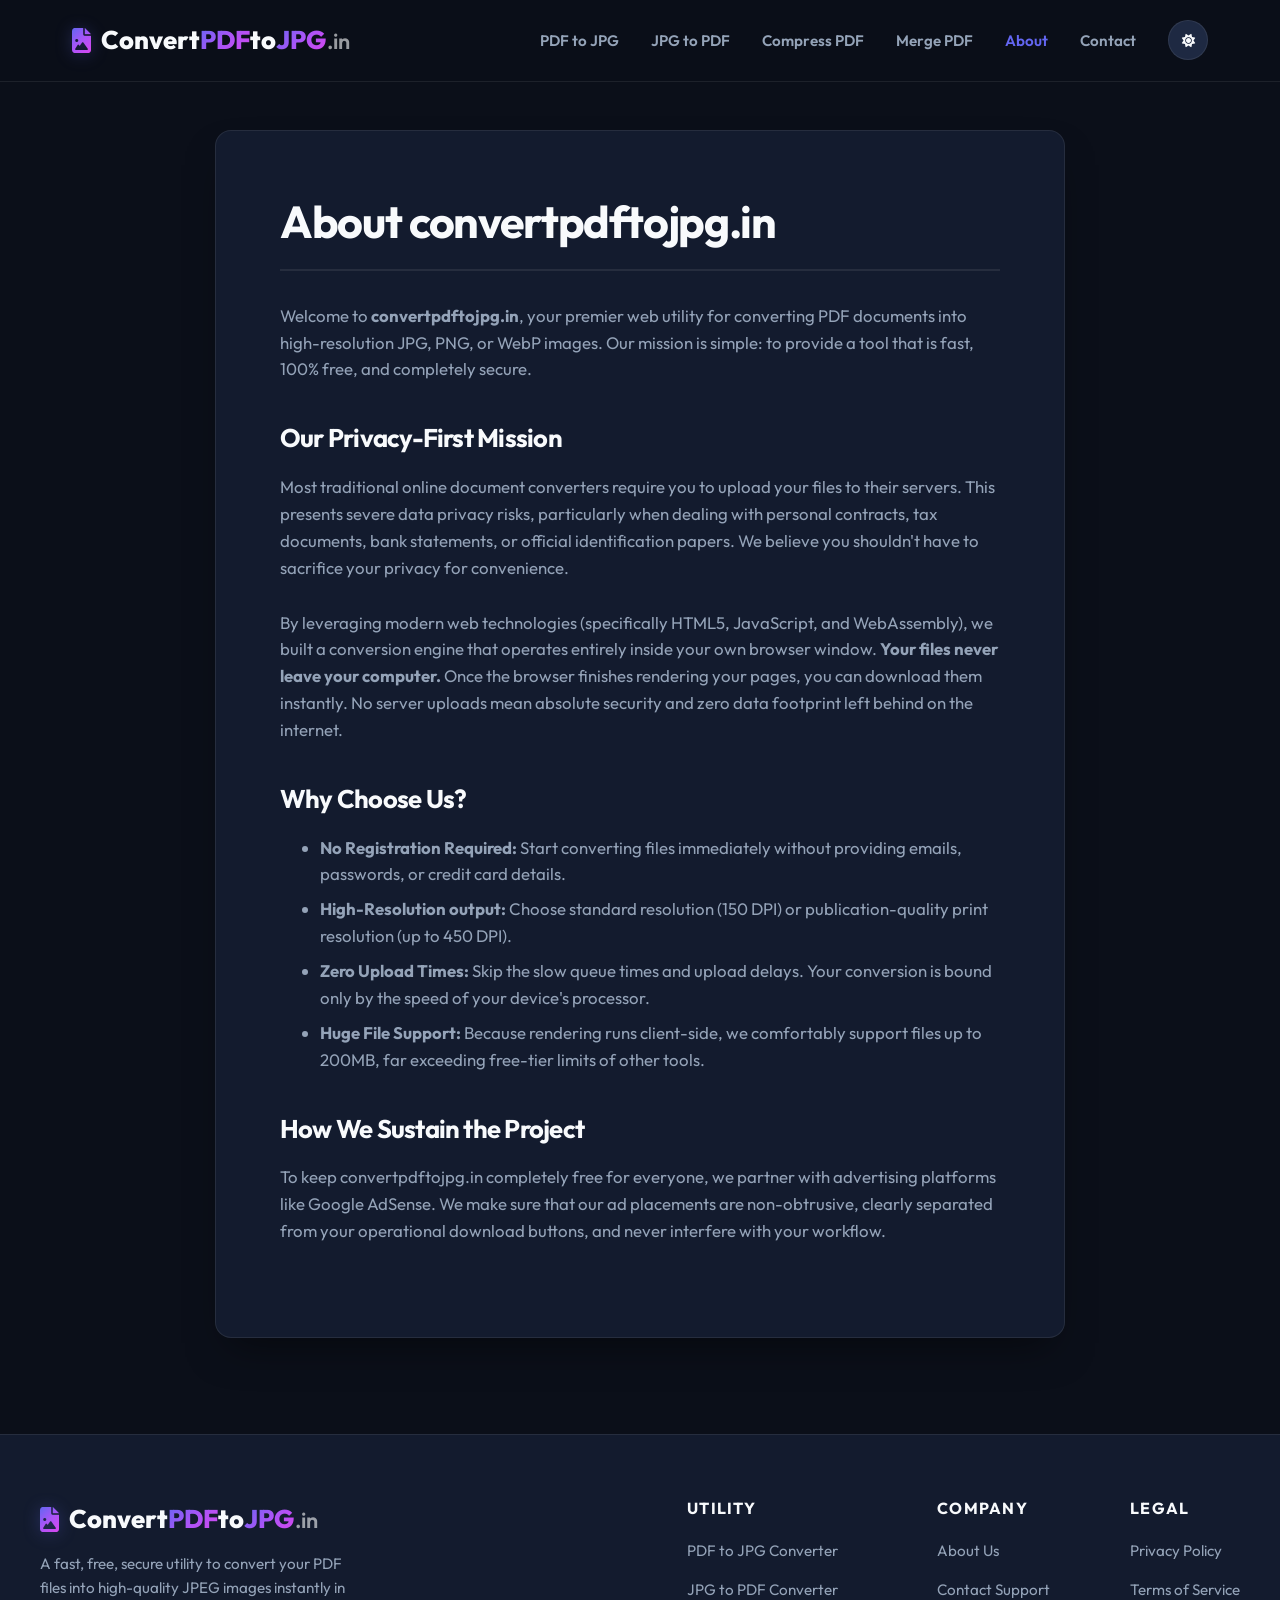
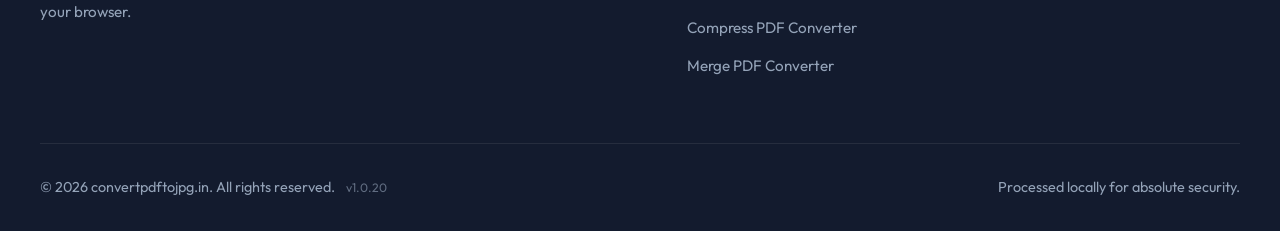
<file: about.html>
<!DOCTYPE html>
<html lang="en">
<head>
  <meta charset="UTF-8">
  <meta name="viewport" content="width=device-width, initial-scale=1.0">
  <title>About Us - convertpdftojpg.in</title>
  <meta name="description" content="Learn more about convertpdftojpg.in, our mission to provide free, high-performance, and secure PDF tools processed entirely client-side.">
  
  <!-- Google Fonts -->
  <link rel="preconnect" href="https://fonts.googleapis.com">
  <link rel="preconnect" href="https://fonts.gstatic.com" crossorigin>
  <link href="https://fonts.googleapis.com/css2?family=Outfit:wght@400;500;600;700;800&display=swap" rel="stylesheet">
  
  <!-- FontAwesome Icons -->
  <link rel="stylesheet" href="https://cdnjs.cloudflare.com/ajax/libs/font-awesome/6.4.0/css/all.min.css">
  
  <!-- Stylesheets -->
  <link rel="stylesheet" href="styles.css">
</head>
<body data-theme="dark">

  <!-- Header -->
  <header>
    <div class="nav-container">
      <a href="index.html" class="logo">
        <i class="fa-solid fa-file-image"></i>
        <span>Convert<span class="gradient-text">PDF</span>to<span class="gradient-text">JPG</span><span style="opacity: 0.6; font-size: 0.85em; font-weight: 600; margin-left: 1px;">.in</span></span>
      </a>
      <ul class="nav-links">
        <li><a href="index.html">PDF to JPG</a></li>
        <li><a href="jpg-to-pdf.html">JPG to PDF</a></li>
        <li><a href="compress-pdf.html">Compress PDF</a></li>
        <li><a href="merge-pdf.html">Merge PDF</a></li>
        <li><a href="about.html" class="active">About</a></li>
        <li><a href="contact.html">Contact</a></li>
        <li>
          <button id="theme-toggle-btn" class="theme-toggle-btn" aria-label="Toggle dark/light theme">
            <i class="fa-solid fa-moon"></i>
          </button>
        </li>
      </ul>
    </div>
  </header>

  <!-- Main Content -->
  <main>
    <div class="static-page-container">
      <h1>About convertpdftojpg.in</h1>
      
      <p>Welcome to <strong>convertpdftojpg.in</strong>, your premier web utility for converting PDF documents into high-resolution JPG, PNG, or WebP images. Our mission is simple: to provide a tool that is fast, 100% free, and completely secure.</p>
      
      <h2>Our Privacy-First Mission</h2>
      <p>Most traditional online document converters require you to upload your files to their servers. This presents severe data privacy risks, particularly when dealing with personal contracts, tax documents, bank statements, or official identification papers. We believe you shouldn't have to sacrifice your privacy for convenience.</p>
      <p>By leveraging modern web technologies (specifically HTML5, JavaScript, and WebAssembly), we built a conversion engine that operates entirely inside your own browser window. <strong>Your files never leave your computer.</strong> Once the browser finishes rendering your pages, you can download them instantly. No server uploads mean absolute security and zero data footprint left behind on the internet.</p>
      
      <h2>Why Choose Us?</h2>
      <ul>
        <li><strong>No Registration Required:</strong> Start converting files immediately without providing emails, passwords, or credit card details.</li>
        <li><strong>High-Resolution output:</strong> Choose standard resolution (150 DPI) or publication-quality print resolution (up to 450 DPI).</li>
        <li><strong>Zero Upload Times:</strong> Skip the slow queue times and upload delays. Your conversion is bound only by the speed of your device's processor.</li>
        <li><strong>Huge File Support:</strong> Because rendering runs client-side, we comfortably support files up to 200MB, far exceeding free-tier limits of other tools.</li>
      </ul>

      <h2>How We Sustain the Project</h2>
      <p>To keep convertpdftojpg.in completely free for everyone, we partner with advertising platforms like Google AdSense. We make sure that our ad placements are non-obtrusive, clearly separated from your operational download buttons, and never interfere with your workflow.</p>
    </div>
  </main>

  <!-- Footer -->
  <footer>
    <div class="footer-container">
      <div class="footer-brand">
        <a href="index.html" class="logo">
          <i class="fa-solid fa-file-image"></i>
          <span>Convert<span class="gradient-text">PDF</span>to<span class="gradient-text">JPG</span><span style="opacity: 0.6; font-size: 0.85em; font-weight: 600; margin-left: 1px;">.in</span></span>
        </a>
        <p>A fast, free, secure utility to convert your PDF files into high-quality JPEG images instantly in your browser.</p>
      </div>
      
      <div class="footer-links-group">
        <div class="footer-column">
          <h4>Utility</h4>
          <ul>
            <li><a href="index.html">PDF to JPG Converter</a></li>
            <li><a href="jpg-to-pdf.html">JPG to PDF Converter</a></li>
            <li><a href="compress-pdf.html">Compress PDF Converter</a></li>
            <li><a href="merge-pdf.html">Merge PDF Converter</a></li>
          </ul>
        </div>
        
        <div class="footer-column">
          <h4>Company</h4>
          <ul>
            <li><a href="about.html">About Us</a></li>
            <li><a href="contact.html">Contact Support</a></li>
          </ul>
        </div>
        
        <div class="footer-column">
          <h4>Legal</h4>
          <ul>
            <li><a href="privacy.html">Privacy Policy</a></li>
            <li><a href="terms.html">Terms of Service</a></li>
          </ul>
        </div>
      </div>
    </div>
    
    <div class="footer-bottom">
      <p>&copy; 2026 convertpdftojpg.in. All rights reserved. <span id="app-version" style="margin-left: 8px; opacity: 0.6; font-size: 0.85em;">v1.0.20</span></p>
      <p>Processed locally for absolute security.</p>
    </div>
  </footer>

  <!-- Scripts -->
  <script>
    // Theme toggle for static page
    const themeToggleBtn = document.getElementById('theme-toggle-btn');
    const initTheme = () => {
      const savedTheme = localStorage.getItem('theme') || 'dark';
      document.body.setAttribute('data-theme', savedTheme);
      updateThemeIcon(savedTheme);
    };
    const updateThemeIcon = (theme) => {
      const icon = themeToggleBtn.querySelector('i');
      if (theme === 'light') {
        icon.className = 'fa-solid fa-moon';
      } else {
        icon.className = 'fa-solid fa-sun';
      }
    };
    themeToggleBtn.addEventListener('click', () => {
      const currentTheme = document.body.getAttribute('data-theme');
      const newTheme = currentTheme === 'light' ? 'dark' : 'light';
      document.body.setAttribute('data-theme', newTheme);
      localStorage.setItem('theme', newTheme);
      updateThemeIcon(newTheme);
    });
    initTheme();
  </script>
</body>
</html>
</file>
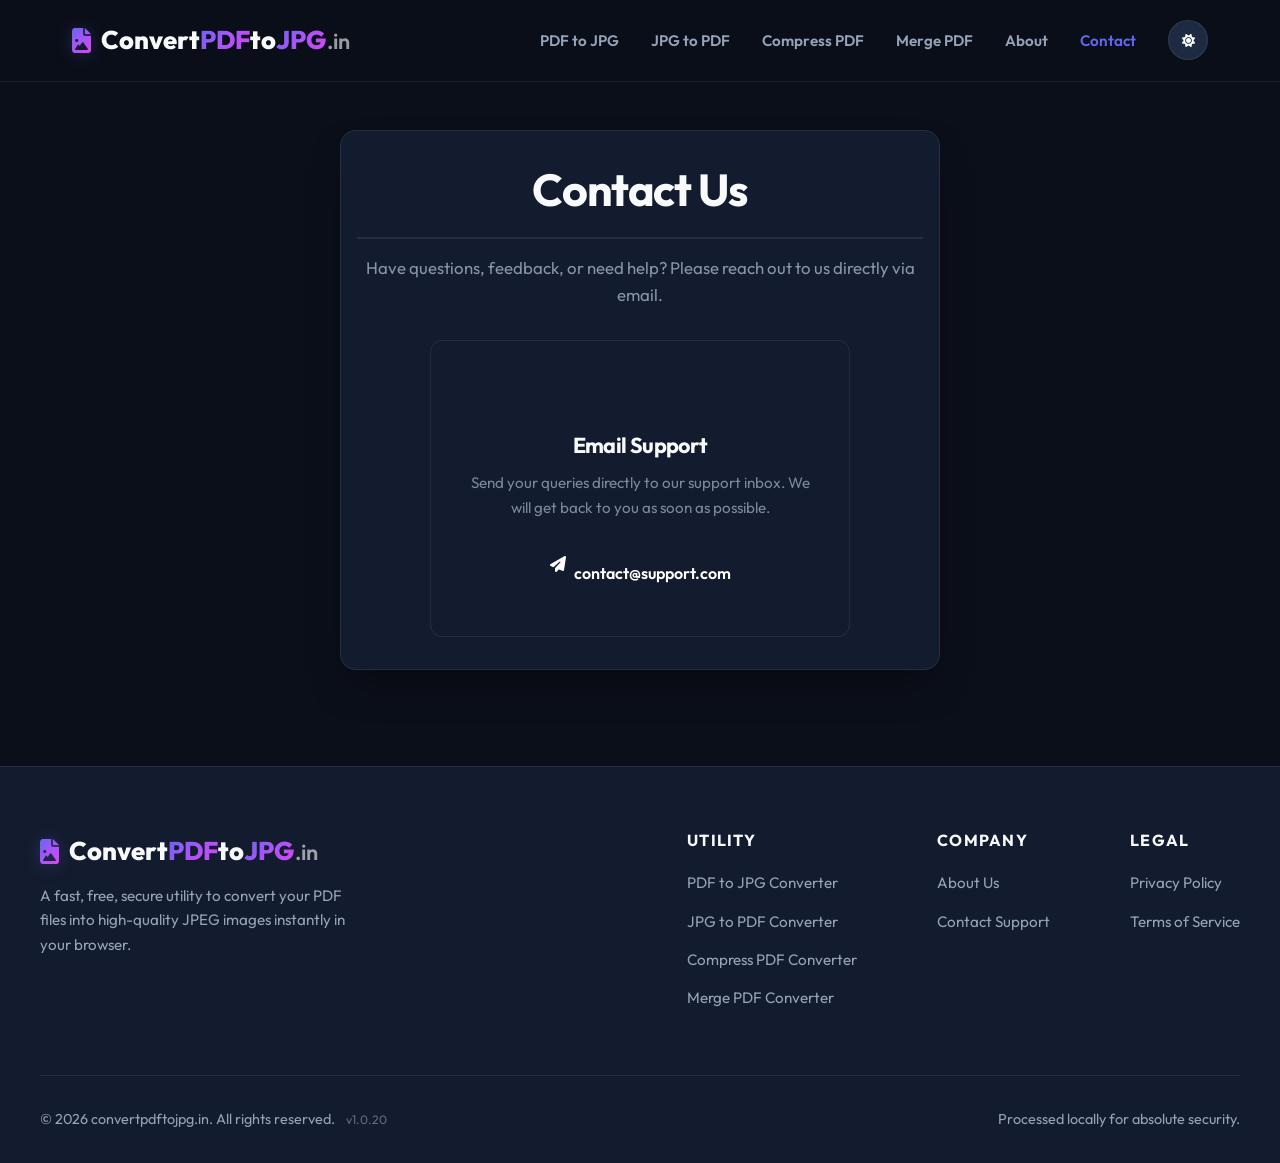
<file: contact.html>
<!DOCTYPE html>
<html lang="en">
<head>
  <meta charset="UTF-8">
  <meta name="viewport" content="width=device-width, initial-scale=1.0">
  <title>Contact Us - convertpdftojpg.in</title>
  <meta name="description" content="Get in touch with the support and feedback team of convertpdftojpg.in. We are here to help you.">
  
  <!-- Google Fonts -->
  <link rel="preconnect" href="https://fonts.googleapis.com">
  <link rel="preconnect" href="https://fonts.gstatic.com" crossorigin>
  <link href="https://fonts.googleapis.com/css2?family=Outfit:wght@400;500;600;700;800&display=swap" rel="stylesheet">
  
  <!-- FontAwesome Icons -->
  <link rel="stylesheet" href="https://cdnjs.cloudflare.com/ajax/libs/font-awesome/6.4.0/css/all.min.css">
  
  <!-- Stylesheets -->
  <link rel="stylesheet" href="styles.css">
  <style>
    .contact-details-grid {
      display: grid;
      grid-template-columns: 1fr 1fr;
      gap: 1.5rem;
      margin-top: 2rem;
    }
    .contact-card {
      background: var(--card-bg);
      border: 1px solid var(--border-color);
      border-radius: 12px;
      padding: 2rem;
      text-align: center;
      transition: transform 0.2s ease, border-color 0.2s ease;
    }
    .contact-card:hover {
      transform: translateY(-2px);
      border-color: var(--accent);
    }
    .contact-card i {
      font-size: 2.5rem;
      margin-bottom: 1.25rem;
      background: linear-gradient(135deg, var(--accent), var(--accent-secondary));
      -webkit-background-clip: text;
      -webkit-text-fill-color: transparent;
      display: inline-block;
    }
    .contact-card h3 {
      font-size: 1.35rem;
      margin-bottom: 0.75rem;
      color: var(--text-color);
    }
    .contact-card p {
      font-size: 0.95rem;
      opacity: 0.8;
      line-height: 1.6;
      margin-bottom: 1.5rem;
    }
    .contact-link {
      display: inline-flex;
      align-items: center;
      justify-content: center;
      padding: 0.75rem 1.5rem;
      background: linear-gradient(135deg, var(--accent), var(--accent-secondary));
      color: #fff;
      font-weight: 600;
      border-radius: 8px;
      text-decoration: none;
      transition: opacity 0.2s ease;
    }
    .contact-link:hover {
      opacity: 0.9;
    }
    @media (max-width: 600px) {
      .contact-details-grid {
        grid-template-columns: 1fr;
      }
    }
  </style>
</head>
<body data-theme="dark">

  <!-- Header -->
  <header>
    <div class="nav-container">
      <a href="index.html" class="logo">
        <i class="fa-solid fa-file-image"></i>
        <span>Convert<span class="gradient-text">PDF</span>to<span class="gradient-text">JPG</span><span style="opacity: 0.6; font-size: 0.85em; font-weight: 600; margin-left: 1px;">.in</span></span>
      </a>
      <ul class="nav-links">
        <li><a href="index.html">PDF to JPG</a></li>
        <li><a href="jpg-to-pdf.html">JPG to PDF</a></li>
        <li><a href="compress-pdf.html">Compress PDF</a></li>
        <li><a href="merge-pdf.html">Merge PDF</a></li>
        <li><a href="about.html">About</a></li>
        <li><a href="contact.html" class="active">Contact</a></li>
        <li>
          <button id="theme-toggle-btn" class="theme-toggle-btn" aria-label="Toggle dark/light theme">
            <i class="fa-solid fa-moon"></i>
          </button>
        </li>
      </ul>
    </div>
  </header>

  <!-- Main Content -->
  <main>
    <div class="static-page-container" style="max-width: 600px; margin: 0 auto; padding: 2rem 1rem; text-align: center;">
      <h1 style="margin-bottom: 1rem;">Contact Us</h1>
      <p style="line-height: 1.6; opacity: 0.9; margin-bottom: 2rem;">
        Have questions, feedback, or need help? Please reach out to us directly via email.
      </p>
      
      <div class="contact-card" style="max-width: 420px; margin: 0 auto;">
        <i class="fa-solid fa-envelope"></i>
        <h3>Email Support</h3>
        <p>Send your queries directly to our support inbox. We will get back to you as soon as possible.</p>
        <a href="mailto:contact@support.com" class="contact-link">
          <i class="fa-solid fa-paper-plane" style="font-size: 1rem; margin-right: 0.5rem; -webkit-text-fill-color: initial; background: none; display: inline;"></i>contact@support.com
        </a>
      </div>
    </div>
  </main>

  <!-- Footer -->
  <footer>
    <div class="footer-container">
      <div class="footer-brand">
        <a href="index.html" class="logo">
          <i class="fa-solid fa-file-image"></i>
          <span>Convert<span class="gradient-text">PDF</span>to<span class="gradient-text">JPG</span><span style="opacity: 0.6; font-size: 0.85em; font-weight: 600; margin-left: 1px;">.in</span></span>
        </a>
        <p>A fast, free, secure utility to convert your PDF files into high-quality JPEG images instantly in your browser.</p>
      </div>
      
      <div class="footer-links-group">
        <div class="footer-column">
          <h4>Utility</h4>
          <ul>
            <li><a href="index.html">PDF to JPG Converter</a></li>
            <li><a href="jpg-to-pdf.html">JPG to PDF Converter</a></li>
            <li><a href="compress-pdf.html">Compress PDF Converter</a></li>
            <li><a href="merge-pdf.html">Merge PDF Converter</a></li>
          </ul>
        </div>
        
        <div class="footer-column">
          <h4>Company</h4>
          <ul>
            <li><a href="about.html">About Us</a></li>
            <li><a href="contact.html">Contact Support</a></li>
          </ul>
        </div>
        
        <div class="footer-column">
          <h4>Legal</h4>
          <ul>
            <li><a href="privacy.html">Privacy Policy</a></li>
            <li><a href="terms.html">Terms of Service</a></li>
          </ul>
        </div>
      </div>
    </div>
    
    <div class="footer-bottom">
      <p>&copy; 2026 convertpdftojpg.in. All rights reserved. <span id="app-version" style="margin-left: 8px; opacity: 0.6; font-size: 0.85em;">v1.0.20</span></p>
      <p>Processed locally for absolute security.</p>
    </div>
  </footer>

  <!-- Scripts -->
  <script>
    // Theme toggle for static page
    const themeToggleBtn = document.getElementById('theme-toggle-btn');
    const initTheme = () => {
      const savedTheme = localStorage.getItem('theme') || 'dark';
      document.body.setAttribute('data-theme', savedTheme);
      updateThemeIcon(savedTheme);
    };
    const updateThemeIcon = (theme) => {
      const icon = themeToggleBtn.querySelector('i');
      if (theme === 'light') {
        icon.className = 'fa-solid fa-moon';
      } else {
        icon.className = 'fa-solid fa-sun';
      }
    };
    themeToggleBtn.addEventListener('click', () => {
      const currentTheme = document.body.getAttribute('data-theme');
      const newTheme = currentTheme === 'light' ? 'dark' : 'light';
      document.body.setAttribute('data-theme', newTheme);
      localStorage.setItem('theme', newTheme);
      updateThemeIcon(newTheme);
    });
    initTheme();
  </script>
</body>
</html>
</file>
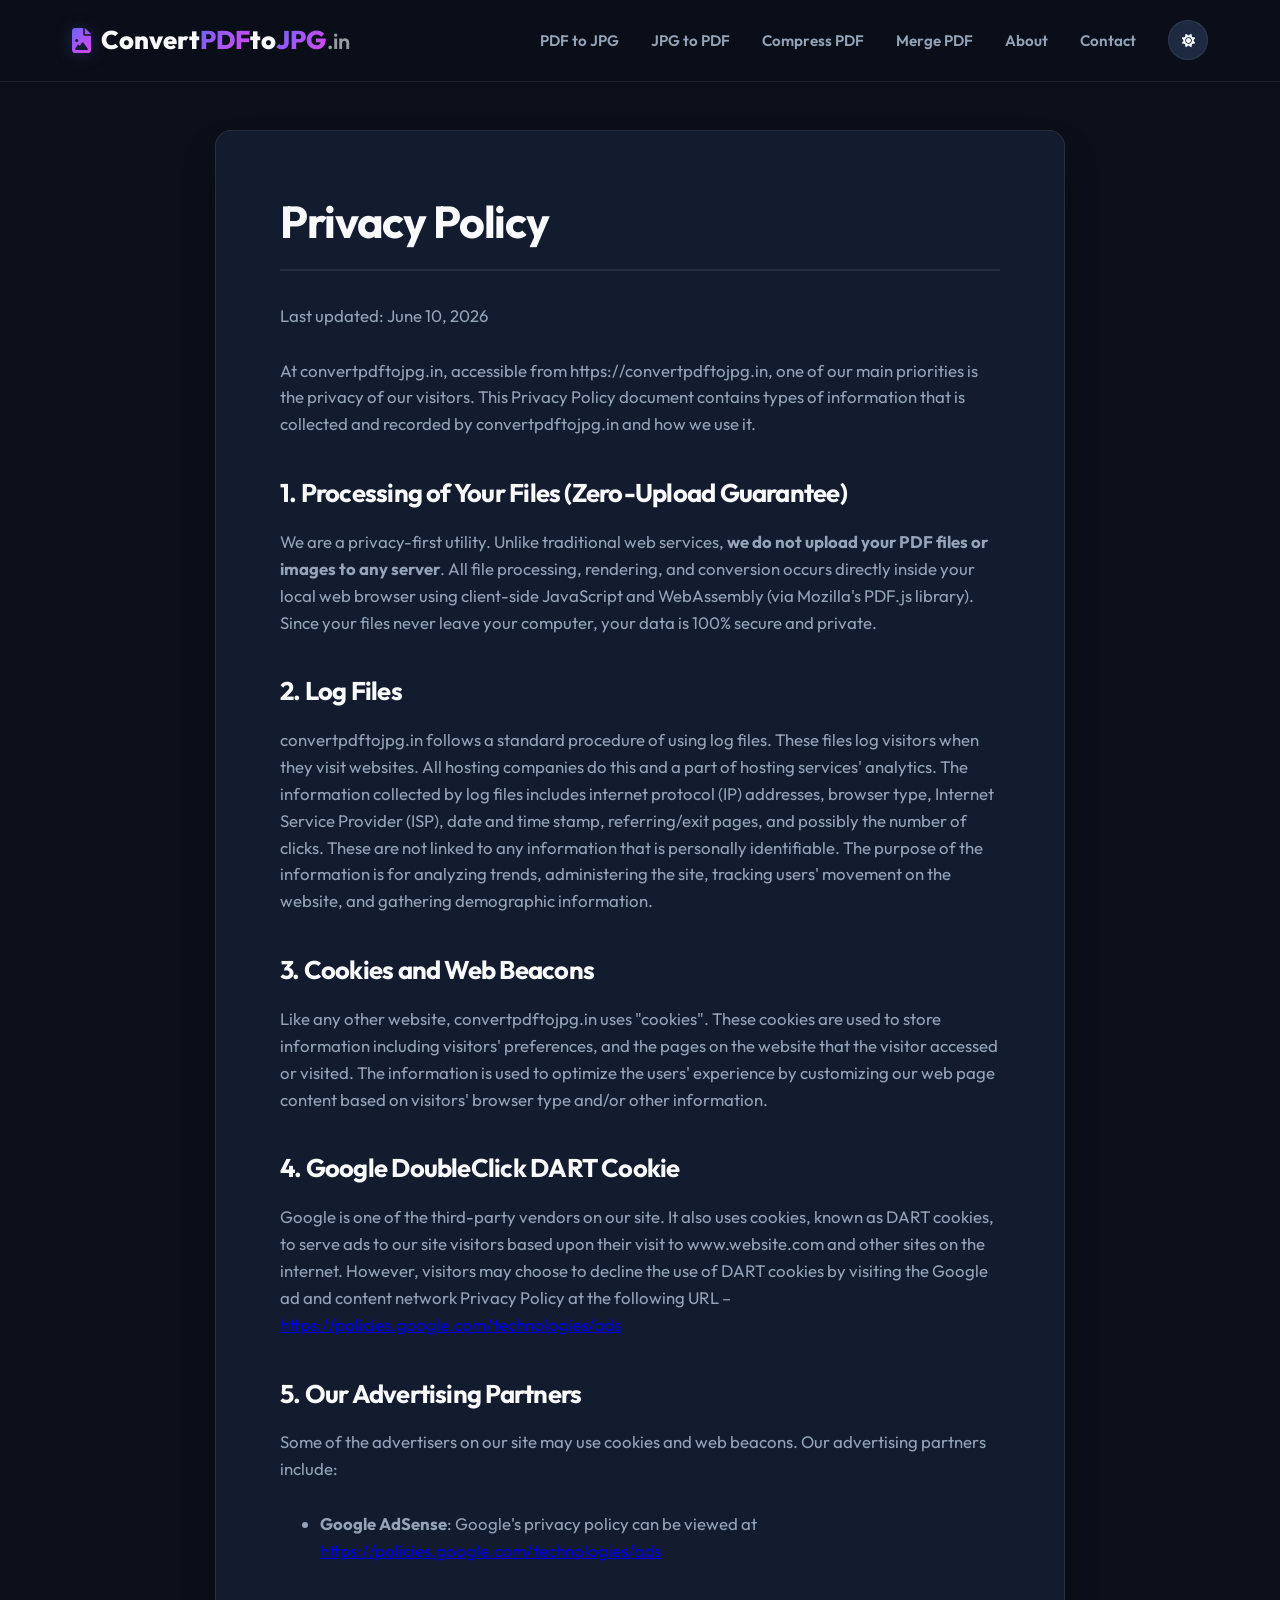
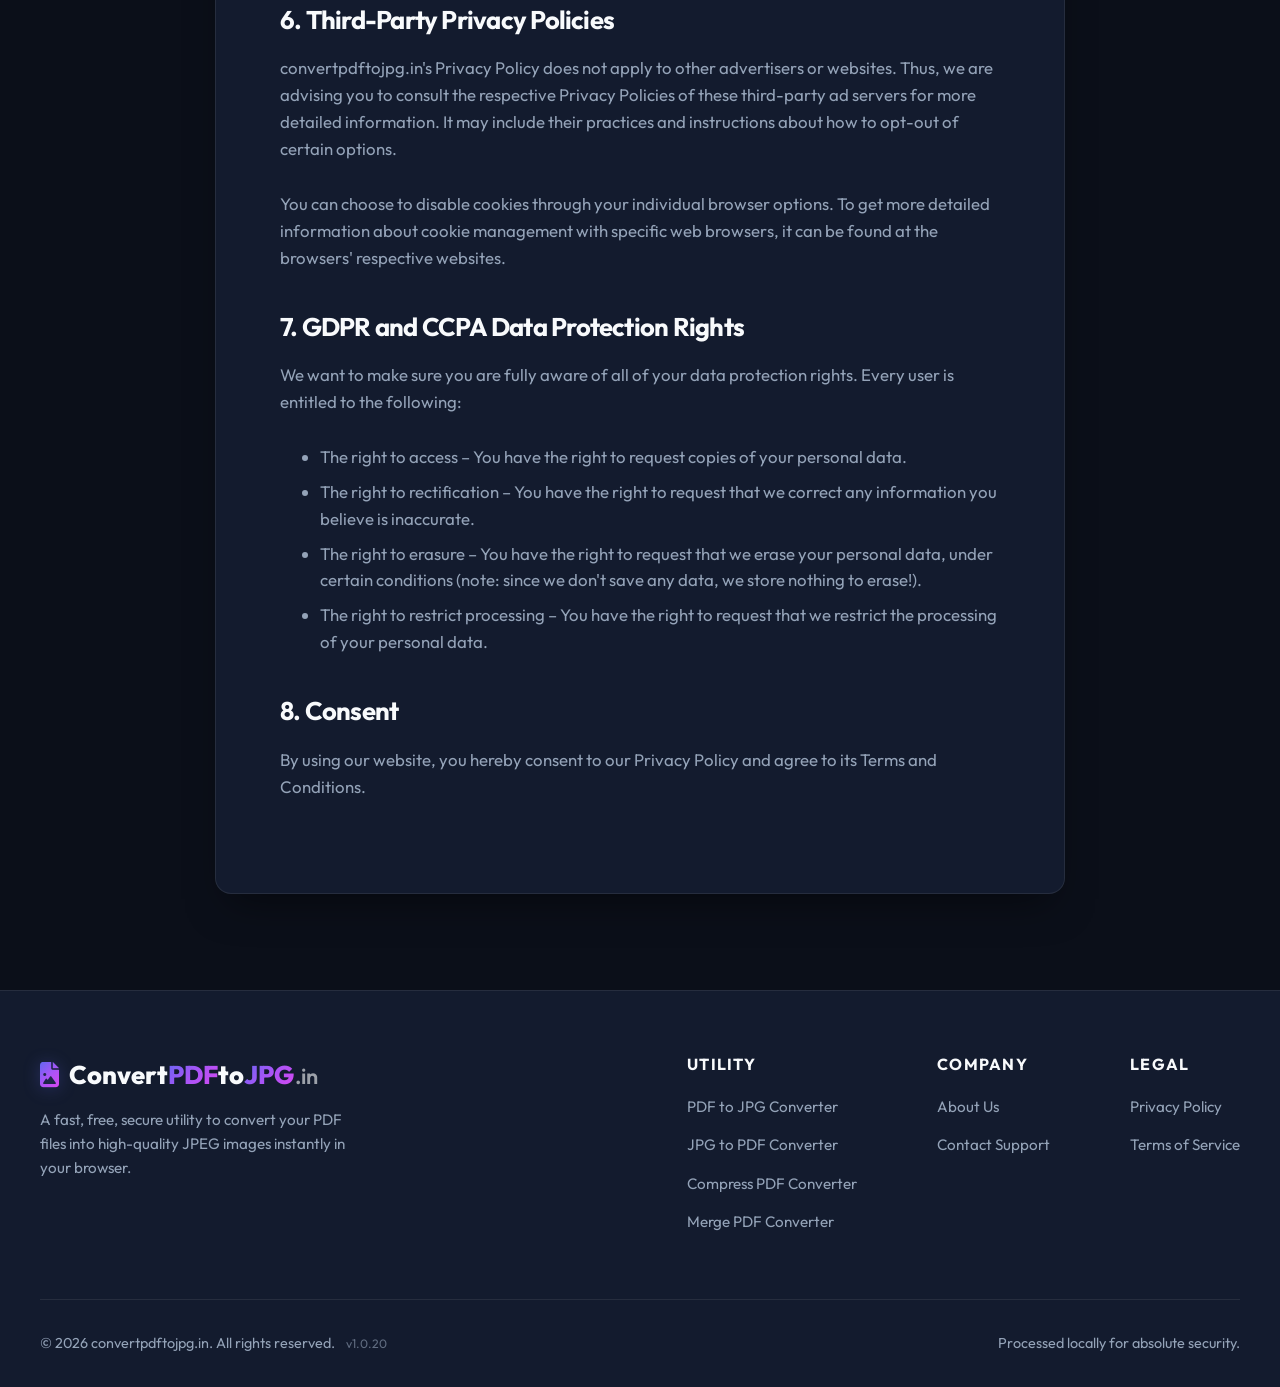
<file: privacy.html>
<!DOCTYPE html>
<html lang="en">
<head>
  <meta charset="UTF-8">
  <meta name="viewport" content="width=device-width, initial-scale=1.0">
  <title>Privacy Policy - convertpdftojpg.in</title>
  <meta name="description" content="Read our privacy policy to understand how we protect your information. Learn how our local converter operates without uploading your files.">
  <meta name="robots" content="noindex, follow">
  
  <!-- Google Fonts -->
  <link rel="preconnect" href="https://fonts.googleapis.com">
  <link rel="preconnect" href="https://fonts.gstatic.com" crossorigin>
  <link href="https://fonts.googleapis.com/css2?family=Outfit:wght@400;500;600;700;800&display=swap" rel="stylesheet">
  
  <!-- FontAwesome Icons -->
  <link rel="stylesheet" href="https://cdnjs.cloudflare.com/ajax/libs/font-awesome/6.4.0/css/all.min.css">
  
  <!-- Stylesheets -->
  <link rel="stylesheet" href="styles.css">
</head>
<body data-theme="dark">

  <!-- Header -->
  <header>
    <div class="nav-container">
      <a href="index.html" class="logo">
        <i class="fa-solid fa-file-image"></i>
        <span>Convert<span class="gradient-text">PDF</span>to<span class="gradient-text">JPG</span><span style="opacity: 0.6; font-size: 0.85em; font-weight: 600; margin-left: 1px;">.in</span></span>
      </a>
      <ul class="nav-links">
        <li><a href="index.html">PDF to JPG</a></li>
        <li><a href="jpg-to-pdf.html">JPG to PDF</a></li>
        <li><a href="compress-pdf.html">Compress PDF</a></li>
        <li><a href="merge-pdf.html">Merge PDF</a></li>
        <li><a href="about.html">About</a></li>
        <li><a href="contact.html">Contact</a></li>
        <li>
          <button id="theme-toggle-btn" class="theme-toggle-btn" aria-label="Toggle dark/light theme">
            <i class="fa-solid fa-moon"></i>
          </button>
        </li>
      </ul>
    </div>
  </header>

  <!-- Main Content -->
  <main>
    <div class="static-page-container">
      <h1>Privacy Policy</h1>
      <p>Last updated: June 10, 2026</p>
      
      <p>At convertpdftojpg.in, accessible from https://convertpdftojpg.in, one of our main priorities is the privacy of our visitors. This Privacy Policy document contains types of information that is collected and recorded by convertpdftojpg.in and how we use it.</p>
      
      <h2>1. Processing of Your Files (Zero-Upload Guarantee)</h2>
      <p>We are a privacy-first utility. Unlike traditional web services, <strong>we do not upload your PDF files or images to any server</strong>. All file processing, rendering, and conversion occurs directly inside your local web browser using client-side JavaScript and WebAssembly (via Mozilla's PDF.js library). Since your files never leave your computer, your data is 100% secure and private.</p>

      <h2>2. Log Files</h2>
      <p>convertpdftojpg.in follows a standard procedure of using log files. These files log visitors when they visit websites. All hosting companies do this and a part of hosting services' analytics. The information collected by log files includes internet protocol (IP) addresses, browser type, Internet Service Provider (ISP), date and time stamp, referring/exit pages, and possibly the number of clicks. These are not linked to any information that is personally identifiable. The purpose of the information is for analyzing trends, administering the site, tracking users' movement on the website, and gathering demographic information.</p>

      <h2>3. Cookies and Web Beacons</h2>
      <p>Like any other website, convertpdftojpg.in uses "cookies". These cookies are used to store information including visitors' preferences, and the pages on the website that the visitor accessed or visited. The information is used to optimize the users' experience by customizing our web page content based on visitors' browser type and/or other information.</p>

      <h2>4. Google DoubleClick DART Cookie</h2>
      <p>Google is one of the third-party vendors on our site. It also uses cookies, known as DART cookies, to serve ads to our site visitors based upon their visit to www.website.com and other sites on the internet. However, visitors may choose to decline the use of DART cookies by visiting the Google ad and content network Privacy Policy at the following URL – <a href="https://policies.google.com/technologies/ads" target="_blank" rel="noopener noreferrer">https://policies.google.com/technologies/ads</a></p>

      <h2>5. Our Advertising Partners</h2>
      <p>Some of the advertisers on our site may use cookies and web beacons. Our advertising partners include:</p>
      <ul>
        <li><strong>Google AdSense</strong>: Google's privacy policy can be viewed at <a href="https://policies.google.com/technologies/ads" target="_blank">https://policies.google.com/technologies/ads</a></li>
      </ul>

      <h2>6. Third-Party Privacy Policies</h2>
      <p>convertpdftojpg.in's Privacy Policy does not apply to other advertisers or websites. Thus, we are advising you to consult the respective Privacy Policies of these third-party ad servers for more detailed information. It may include their practices and instructions about how to opt-out of certain options.</p>
      <p>You can choose to disable cookies through your individual browser options. To get more detailed information about cookie management with specific web browsers, it can be found at the browsers' respective websites.</p>

      <h2>7. GDPR and CCPA Data Protection Rights</h2>
      <p>We want to make sure you are fully aware of all of your data protection rights. Every user is entitled to the following:</p>
      <ul>
        <li>The right to access – You have the right to request copies of your personal data.</li>
        <li>The right to rectification – You have the right to request that we correct any information you believe is inaccurate.</li>
        <li>The right to erasure – You have the right to request that we erase your personal data, under certain conditions (note: since we don't save any data, we store nothing to erase!).</li>
        <li>The right to restrict processing – You have the right to request that we restrict the processing of your personal data.</li>
      </ul>

      <h2>8. Consent</h2>
      <p>By using our website, you hereby consent to our Privacy Policy and agree to its Terms and Conditions.</p>
    </div>
  </main>

  <!-- Footer -->
  <footer>
    <div class="footer-container">
      <div class="footer-brand">
        <a href="index.html" class="logo">
          <i class="fa-solid fa-file-image"></i>
          <span>Convert<span class="gradient-text">PDF</span>to<span class="gradient-text">JPG</span><span style="opacity: 0.6; font-size: 0.85em; font-weight: 600; margin-left: 1px;">.in</span></span>
        </a>
        <p>A fast, free, secure utility to convert your PDF files into high-quality JPEG images instantly in your browser.</p>
      </div>
      
      <div class="footer-links-group">
        <div class="footer-column">
          <h4>Utility</h4>
          <ul>
            <li><a href="index.html">PDF to JPG Converter</a></li>
            <li><a href="jpg-to-pdf.html">JPG to PDF Converter</a></li>
            <li><a href="compress-pdf.html">Compress PDF Converter</a></li>
            <li><a href="merge-pdf.html">Merge PDF Converter</a></li>
          </ul>
        </div>
        
        <div class="footer-column">
          <h4>Company</h4>
          <ul>
            <li><a href="about.html">About Us</a></li>
            <li><a href="contact.html">Contact Support</a></li>
          </ul>
        </div>
        
        <div class="footer-column">
          <h4>Legal</h4>
          <ul>
            <li><a href="privacy.html">Privacy Policy</a></li>
            <li><a href="terms.html">Terms of Service</a></li>
          </ul>
        </div>
      </div>
    </div>
    
    <div class="footer-bottom">
      <p>&copy; 2026 convertpdftojpg.in. All rights reserved. <span id="app-version" style="margin-left: 8px; opacity: 0.6; font-size: 0.85em;">v1.0.20</span></p>
      <p>Processed locally for absolute security.</p>
    </div>
  </footer>

  <!-- Scripts -->
  <script>
    // Theme toggle for static page
    const themeToggleBtn = document.getElementById('theme-toggle-btn');
    const initTheme = () => {
      const savedTheme = localStorage.getItem('theme') || 'dark';
      document.body.setAttribute('data-theme', savedTheme);
      updateThemeIcon(savedTheme);
    };
    const updateThemeIcon = (theme) => {
      const icon = themeToggleBtn.querySelector('i');
      if (theme === 'light') {
        icon.className = 'fa-solid fa-moon';
      } else {
        icon.className = 'fa-solid fa-sun';
      }
    };
    themeToggleBtn.addEventListener('click', () => {
      const currentTheme = document.body.getAttribute('data-theme');
      const newTheme = currentTheme === 'light' ? 'dark' : 'light';
      document.body.setAttribute('data-theme', newTheme);
      localStorage.setItem('theme', newTheme);
      updateThemeIcon(newTheme);
    });
    initTheme();
  </script>
</body>
</html>
</file>
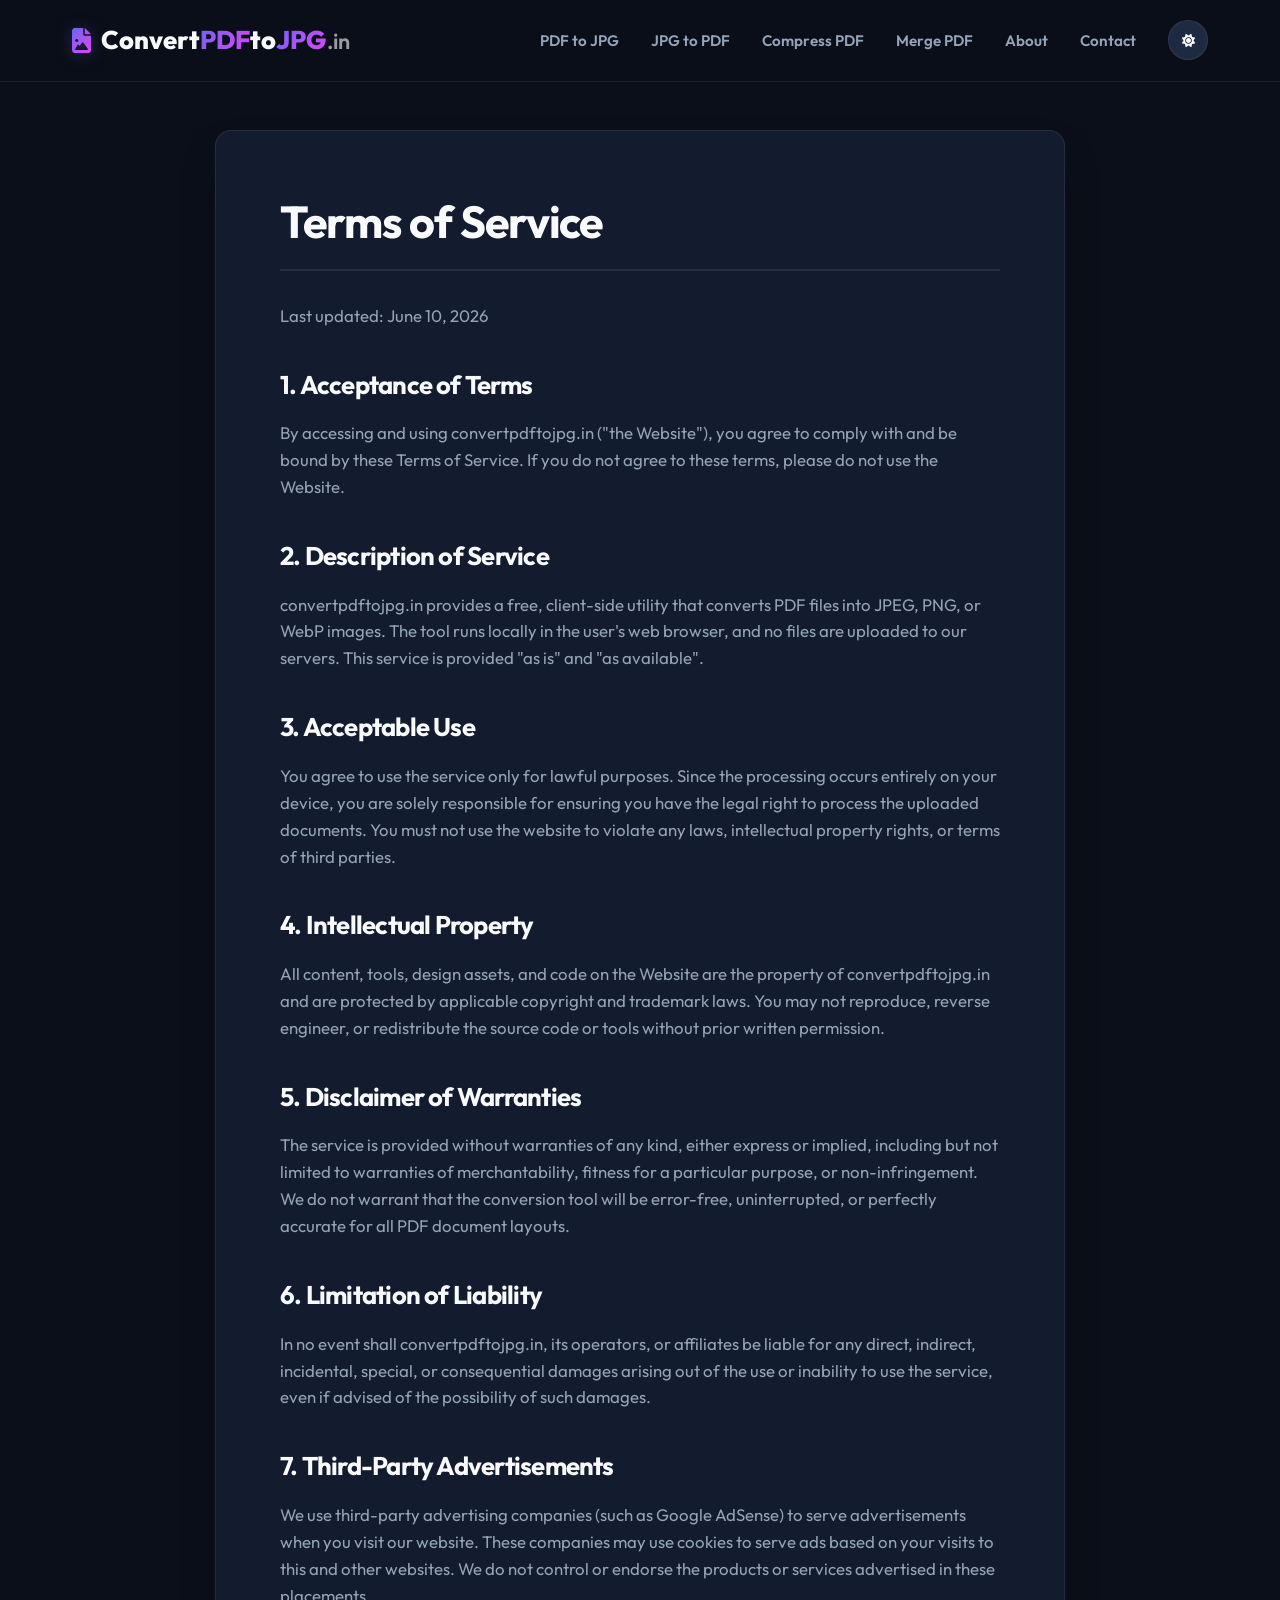
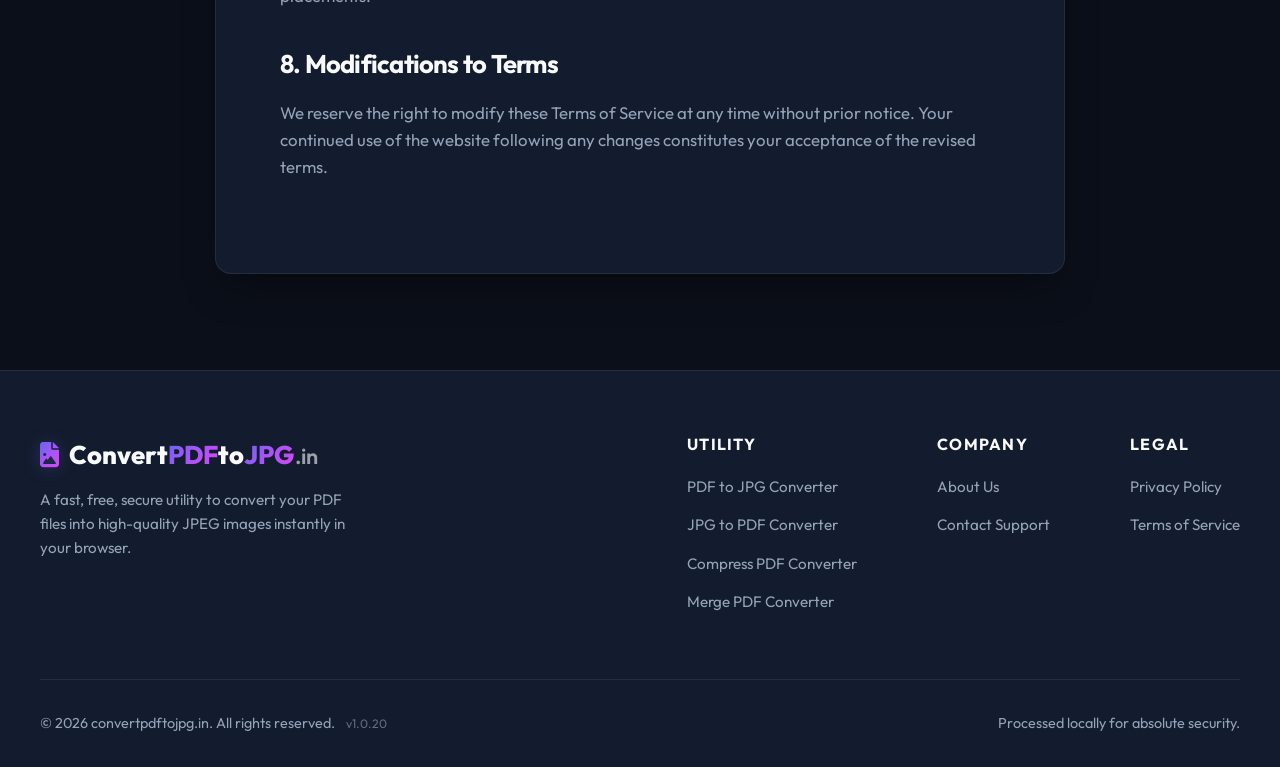
<file: terms.html>
<!DOCTYPE html>
<html lang="en">
<head>
  <meta charset="UTF-8">
  <meta name="viewport" content="width=device-width, initial-scale=1.0">
  <title>Terms of Service - convertpdftojpg.in</title>
  <meta name="description" content="Review the Terms of Service for using our free online local PDF to JPG conversion utility.">
  <meta name="robots" content="noindex, follow">
  
  <!-- Google Fonts -->
  <link rel="preconnect" href="https://fonts.googleapis.com">
  <link rel="preconnect" href="https://fonts.gstatic.com" crossorigin>
  <link href="https://fonts.googleapis.com/css2?family=Outfit:wght@400;500;600;700;800&display=swap" rel="stylesheet">
  
  <!-- FontAwesome Icons -->
  <link rel="stylesheet" href="https://cdnjs.cloudflare.com/ajax/libs/font-awesome/6.4.0/css/all.min.css">
  
  <!-- Stylesheets -->
  <link rel="stylesheet" href="styles.css">
</head>
<body data-theme="dark">

  <!-- Header -->
  <header>
    <div class="nav-container">
      <a href="index.html" class="logo">
        <i class="fa-solid fa-file-image"></i>
        <span>Convert<span class="gradient-text">PDF</span>to<span class="gradient-text">JPG</span><span style="opacity: 0.6; font-size: 0.85em; font-weight: 600; margin-left: 1px;">.in</span></span>
      </a>
      <ul class="nav-links">
        <li><a href="index.html">PDF to JPG</a></li>
        <li><a href="jpg-to-pdf.html">JPG to PDF</a></li>
        <li><a href="compress-pdf.html">Compress PDF</a></li>
        <li><a href="merge-pdf.html">Merge PDF</a></li>
        <li><a href="about.html">About</a></li>
        <li><a href="contact.html">Contact</a></li>
        <li>
          <button id="theme-toggle-btn" class="theme-toggle-btn" aria-label="Toggle dark/light theme">
            <i class="fa-solid fa-moon"></i>
          </button>
        </li>
      </ul>
    </div>
  </header>

  <!-- Main Content -->
  <main>
    <div class="static-page-container">
      <h1>Terms of Service</h1>
      <p>Last updated: June 10, 2026</p>
      
      <h2>1. Acceptance of Terms</h2>
      <p>By accessing and using convertpdftojpg.in ("the Website"), you agree to comply with and be bound by these Terms of Service. If you do not agree to these terms, please do not use the Website.</p>
      
      <h2>2. Description of Service</h2>
      <p>convertpdftojpg.in provides a free, client-side utility that converts PDF files into JPEG, PNG, or WebP images. The tool runs locally in the user's web browser, and no files are uploaded to our servers. This service is provided "as is" and "as available".</p>

      <h2>3. Acceptable Use</h2>
      <p>You agree to use the service only for lawful purposes. Since the processing occurs entirely on your device, you are solely responsible for ensuring you have the legal right to process the uploaded documents. You must not use the website to violate any laws, intellectual property rights, or terms of third parties.</p>

      <h2>4. Intellectual Property</h2>
      <p>All content, tools, design assets, and code on the Website are the property of convertpdftojpg.in and are protected by applicable copyright and trademark laws. You may not reproduce, reverse engineer, or redistribute the source code or tools without prior written permission.</p>

      <h2>5. Disclaimer of Warranties</h2>
      <p>The service is provided without warranties of any kind, either express or implied, including but not limited to warranties of merchantability, fitness for a particular purpose, or non-infringement. We do not warrant that the conversion tool will be error-free, uninterrupted, or perfectly accurate for all PDF document layouts.</p>

      <h2>6. Limitation of Liability</h2>
      <p>In no event shall convertpdftojpg.in, its operators, or affiliates be liable for any direct, indirect, incidental, special, or consequential damages arising out of the use or inability to use the service, even if advised of the possibility of such damages.</p>

      <h2>7. Third-Party Advertisements</h2>
      <p>We use third-party advertising companies (such as Google AdSense) to serve advertisements when you visit our website. These companies may use cookies to serve ads based on your visits to this and other websites. We do not control or endorse the products or services advertised in these placements.</p>

      <h2>8. Modifications to Terms</h2>
      <p>We reserve the right to modify these Terms of Service at any time without prior notice. Your continued use of the website following any changes constitutes your acceptance of the revised terms.</p>
    </div>
  </main>

  <!-- Footer -->
  <footer>
    <div class="footer-container">
      <div class="footer-brand">
        <a href="index.html" class="logo">
          <i class="fa-solid fa-file-image"></i>
          <span>Convert<span class="gradient-text">PDF</span>to<span class="gradient-text">JPG</span><span style="opacity: 0.6; font-size: 0.85em; font-weight: 600; margin-left: 1px;">.in</span></span>
        </a>
        <p>A fast, free, secure utility to convert your PDF files into high-quality JPEG images instantly in your browser.</p>
      </div>
      
      <div class="footer-links-group">
        <div class="footer-column">
          <h4>Utility</h4>
          <ul>
            <li><a href="index.html">PDF to JPG Converter</a></li>
            <li><a href="jpg-to-pdf.html">JPG to PDF Converter</a></li>
            <li><a href="compress-pdf.html">Compress PDF Converter</a></li>
            <li><a href="merge-pdf.html">Merge PDF Converter</a></li>
          </ul>
        </div>
        
        <div class="footer-column">
          <h4>Company</h4>
          <ul>
            <li><a href="about.html">About Us</a></li>
            <li><a href="contact.html">Contact Support</a></li>
          </ul>
        </div>
        
        <div class="footer-column">
          <h4>Legal</h4>
          <ul>
            <li><a href="privacy.html">Privacy Policy</a></li>
            <li><a href="terms.html">Terms of Service</a></li>
          </ul>
        </div>
      </div>
    </div>
    
    <div class="footer-bottom">
      <p>&copy; 2026 convertpdftojpg.in. All rights reserved. <span id="app-version" style="margin-left: 8px; opacity: 0.6; font-size: 0.85em;">v1.0.20</span></p>
      <p>Processed locally for absolute security.</p>
    </div>
  </footer>

  <!-- Scripts -->
  <script>
    // Theme toggle for static page
    const themeToggleBtn = document.getElementById('theme-toggle-btn');
    const initTheme = () => {
      const savedTheme = localStorage.getItem('theme') || 'dark';
      document.body.setAttribute('data-theme', savedTheme);
      updateThemeIcon(savedTheme);
    };
    const updateThemeIcon = (theme) => {
      const icon = themeToggleBtn.querySelector('i');
      if (theme === 'light') {
        icon.className = 'fa-solid fa-moon';
      } else {
        icon.className = 'fa-solid fa-sun';
      }
    };
    themeToggleBtn.addEventListener('click', () => {
      const currentTheme = document.body.getAttribute('data-theme');
      const newTheme = currentTheme === 'light' ? 'dark' : 'light';
      document.body.setAttribute('data-theme', newTheme);
      localStorage.setItem('theme', newTheme);
      updateThemeIcon(newTheme);
    });
    initTheme();
  </script>
</body>
</html>
</file>
<file: styles.css>
:root {
  --bg-primary: #0b0f19;
  --bg-secondary: #131b2e;
  --bg-tertiary: #1e2942;
  --text-primary: #f8fafc;
  --text-secondary: #94a3b8;
  --accent-primary: #6366f1;
  --accent-secondary: #d946ef;
  --accent-gradient: linear-gradient(135deg, #6366f1 0%, #a855f7 50%, #d946ef 100%);
  --success: #10b981;
  --danger: #f43f5e;
  --warning: #f59e0b;
  --border-color: rgba(255, 255, 255, 0.08);
  --glass-bg: rgba(19, 27, 46, 0.75);
  --glass-border: rgba(255, 255, 255, 0.08);
  --shadow-lg: 0 20px 40px -15px rgba(0, 0, 0, 0.5);
  --shadow-neon: 0 0 25px rgba(99, 102, 241, 0.25);
  --font-sans: 'Outfit', sans-serif;
  --transition-smooth: all 0.35s cubic-bezier(0.4, 0, 0.2, 1);
  --radius-xl: 24px;
  --radius-lg: 16px;
  --radius-md: 12px;
}

[data-theme="light"] {
  --bg-primary: #f8fafc;
  --bg-secondary: #ffffff;
  --bg-tertiary: #e2e8f0;
  --text-primary: #0f172a;
  --text-secondary: #64748b;
  --accent-primary: #4f46e5;
  --accent-secondary: #c084fc;
  --accent-gradient: linear-gradient(135deg, #4f46e5 0%, #9333ea 50%, #db2777 100%);
  --success: #059669;
  --danger: #e11d48;
  --warning: #d97706;
  --border-color: rgba(0, 0, 0, 0.08);
  --glass-bg: rgba(255, 255, 255, 0.85);
  --glass-border: rgba(0, 0, 0, 0.08);
  --shadow-lg: 0 20px 40px -15px rgba(0, 0, 0, 0.06);
  --shadow-neon: 0 0 25px rgba(79, 70, 229, 0.12);
}

* {
  box-sizing: border-box;
  margin: 0;
  padding: 0;
}

html {
  scroll-behavior: smooth;
}

body {
  background-color: var(--bg-primary);
  color: var(--text-primary);
  font-family: var(--font-sans);
  line-height: 1.6;
  overflow-x: hidden;
  transition: background-color 0.4s ease, color 0.4s ease;
}

/* Custom Scrollbar */
::-webkit-scrollbar {
  width: 10px;
  height: 10px;
}
::-webkit-scrollbar-track {
  background: var(--bg-primary);
}
::-webkit-scrollbar-thumb {
  background: var(--bg-tertiary);
  border-radius: 6px;
  border: 2px solid var(--bg-primary);
}
::-webkit-scrollbar-thumb:hover {
  background: var(--accent-primary);
}

/* Neon Glow Background Accents */
.glow-bg {
  position: absolute;
  width: 400px;
  height: 400px;
  background: radial-gradient(circle, rgba(99, 102, 241, 0.15) 0%, transparent 70%);
  top: 10%;
  left: 5%;
  pointer-events: none;
  z-index: 0;
  filter: blur(40px);
}

.glow-bg-secondary {
  position: absolute;
  width: 500px;
  height: 500px;
  background: radial-gradient(circle, rgba(217, 70, 239, 0.12) 0%, transparent 70%);
  bottom: 20%;
  right: 5%;
  pointer-events: none;
  z-index: 0;
  filter: blur(40px);
}

/* Typography Utilities */
h1, h2, h3, h4 {
  font-weight: 700;
  letter-spacing: -0.03em;
  line-height: 1.2;
}

.gradient-text {
  background: var(--accent-gradient);
  -webkit-background-clip: text;
  -webkit-text-fill-color: transparent;
  background-clip: text;
}

/* Header */
header {
  position: sticky;
  top: 0;
  z-index: 100;
  background: rgba(11, 15, 25, 0.75);
  backdrop-filter: blur(20px);
  -webkit-backdrop-filter: blur(20px);
  border-bottom: 1px solid var(--glass-border);
  transition: var(--transition-smooth);
}

body[data-theme="light"] header {
  background: rgba(248, 250, 252, 0.75);
}

.nav-container {
  max-width: 1200px;
  margin: 0 auto;
  padding: 1.25rem 2rem;
  display: flex;
  justify-content: space-between;
  align-items: center;
}

.logo {
  font-size: 1.6rem;
  font-weight: 800;
  text-decoration: none;
  display: flex;
  align-items: center;
  gap: 0.6rem;
  color: var(--text-primary);
}

.logo i {
  background: var(--accent-gradient);
  -webkit-background-clip: text;
  -webkit-text-fill-color: transparent;
  background-clip: text;
  filter: drop-shadow(0 2px 8px rgba(99, 102, 241, 0.3));
}

.nav-links {
  display: flex;
  gap: 2rem;
  list-style: none;
  align-items: center;
}

.nav-links a {
  color: var(--text-secondary);
  text-decoration: none;
  font-weight: 600;
  transition: var(--transition-smooth);
  font-size: 0.95rem;
}

.nav-links a:hover, .nav-links a.active {
  color: var(--accent-primary);
}

.theme-toggle-btn {
  background: var(--bg-tertiary);
  border: 1px solid var(--border-color);
  color: var(--text-primary);
  cursor: pointer;
  width: 40px;
  height: 40px;
  border-radius: 50%;
  display: flex;
  align-items: center;
  justify-content: center;
  transition: var(--transition-smooth);
}

.theme-toggle-btn:hover {
  border-color: var(--accent-primary);
  transform: rotate(15deg);
  box-shadow: var(--shadow-neon);
}

/* Main */
main {
  max-width: 1200px;
  margin: 3rem auto;
  padding: 0 2rem;
  display: flex;
  flex-direction: column;
  gap: 5rem;
  position: relative;
  z-index: 1;
}

/* Hero */
.hero-section {
  text-align: center;
  max-width: 850px;
  margin: 0 auto;
}

.hero-section h1 {
  font-size: 3.5rem;
  margin-bottom: 1.25rem;
}

.hero-section p {
  color: var(--text-secondary);
  font-size: 1.25rem;
  margin-bottom: 2rem;
}

/* Ad Placement */
.ad-slot {
  background: var(--bg-secondary);
  border: 1px dashed var(--border-color);
  border-radius: var(--radius-md);
  padding: 1.5rem;
  text-align: center;
  color: var(--text-secondary);
  font-size: 0.8rem;
  font-weight: 700;
  letter-spacing: 0.1em;
  display: flex;
  align-items: center;
  justify-content: center;
  width: 100%;
  min-height: 90px;
  margin: 1rem 0;
  opacity: 0.7;
}

/* Converter Card Container */
.converter-container {
  background: var(--glass-bg);
  border: 1px solid var(--glass-border);
  backdrop-filter: blur(25px);
  -webkit-backdrop-filter: blur(25px);
  border-radius: var(--radius-xl);
  padding: 3rem;
  box-shadow: var(--shadow-lg);
  display: flex;
  flex-direction: column;
  gap: 2.5rem;
  position: relative;
  overflow: hidden;
  transition: border-color 0.3s ease;
}

/* Drop Zone */
.drop-zone {
  border: 3px dashed var(--bg-tertiary);
  border-radius: var(--radius-lg);
  padding: 5rem 2rem;
  text-align: center;
  cursor: pointer;
  background: rgba(99, 102, 241, 0.01);
  transition: var(--transition-smooth);
}

.drop-zone:hover, .drop-zone.dragover {
  background: rgba(99, 102, 241, 0.04);
  border-color: var(--accent-primary);
  box-shadow: var(--shadow-neon);
}

.drop-zone-icon {
  font-size: 4.5rem;
  margin-bottom: 1.5rem;
  background: var(--accent-gradient);
  -webkit-background-clip: text;
  -webkit-text-fill-color: transparent;
  background-clip: text;
  transition: transform 0.4s cubic-bezier(0.175, 0.885, 0.32, 1.275);
}

.drop-zone:hover .drop-zone-icon {
  transform: translateY(-8px) scale(1.05);
}

.drop-zone-text {
  font-size: 1.4rem;
  font-weight: 700;
  margin-bottom: 0.5rem;
}

.drop-zone-subtext {
  color: var(--text-secondary);
  font-size: 0.95rem;
}

#file-input {
  display: none;
}

/* File Meta Card */
.file-meta-card {
  display: flex;
  justify-content: space-between;
  align-items: center;
  background: rgba(99, 102, 241, 0.08);
  border: 1px solid rgba(99, 102, 241, 0.2);
  padding: 1.25rem 2rem;
  border-radius: var(--radius-md);
  animation: slideDown 0.3s cubic-bezier(0.16, 1, 0.3, 1) forwards;
}

@keyframes slideDown {
  from { opacity: 0; transform: translateY(-10px); }
  to { opacity: 1; transform: translateY(0); }
}

.file-info {
  display: flex;
  align-items: center;
  gap: 1.25rem;
}

.file-icon {
  font-size: 2.5rem;
  color: var(--danger);
  filter: drop-shadow(0 2px 8px rgba(244, 63, 94, 0.3));
}

.file-name {
  font-weight: 700;
  font-size: 1.1rem;
  max-width: 450px;
  white-space: nowrap;
  overflow: hidden;
  text-overflow: ellipsis;
}

.file-size {
  color: var(--text-secondary);
  font-size: 0.9rem;
}

.remove-btn {
  background: var(--bg-tertiary);
  border: 1px solid var(--border-color);
  color: var(--text-primary);
  width: 38px;
  height: 38px;
  border-radius: 50%;
  display: flex;
  align-items: center;
  justify-content: center;
  cursor: pointer;
  transition: var(--transition-smooth);
}

.remove-btn:hover {
  background: var(--danger);
  color: #fff;
  border-color: transparent;
}

/* Options Panel - Unique Custom Sliders & Formats */
.options-grid {
  display: grid;
  grid-template-columns: repeat(auto-fit, minmax(230px, 1fr));
  gap: 2rem;
  background: rgba(255, 255, 255, 0.02);
  border: 1px solid var(--border-color);
  padding: 2rem;
  border-radius: var(--radius-lg);
}

.control-panel-group {
  display: flex;
  flex-direction: column;
  gap: 0.8rem;
}

.panel-title {
  font-weight: 700;
  font-size: 0.95rem;
  text-transform: uppercase;
  letter-spacing: 0.05em;
  color: var(--text-primary);
  display: flex;
  align-items: center;
  gap: 0.5rem;
}

.panel-title i {
  color: var(--accent-primary);
}

/* Custom Format and DPI Selectors */
.format-selector, .dpi-selector {
  display: flex;
  background: var(--bg-primary);
  border: 1px solid var(--border-color);
  border-radius: 10px;
  padding: 0.3rem;
  gap: 0.2rem;
}

.format-btn, .dpi-btn {
  flex: 1;
  background: none;
  border: none;
  color: var(--text-secondary);
  font-weight: 700;
  padding: 0.6rem;
  border-radius: 8px;
  cursor: pointer;
  transition: var(--transition-smooth);
  font-family: var(--font-sans);
  font-size: 0.9rem;
  text-align: center;
}

.format-btn.active, .dpi-btn.active {
  background: var(--accent-gradient);
  color: #fff;
  box-shadow: 0 4px 12px rgba(168, 85, 247, 0.25);
}

/* Custom Range Slider */
.slider-container {
  display: flex;
  align-items: center;
  gap: 1.25rem;
}

.range-slider {
  flex: 1;
  -webkit-appearance: none;
  width: 100%;
  height: 6px;
  border-radius: 3px;
  background: var(--bg-tertiary);
  outline: none;
}

.range-slider::-webkit-slider-thumb {
  -webkit-appearance: none;
  appearance: none;
  width: 18px;
  height: 18px;
  border-radius: 50%;
  background: var(--accent-primary);
  cursor: pointer;
  transition: var(--transition-smooth);
  box-shadow: 0 0 10px var(--accent-primary);
}

.range-slider::-webkit-slider-thumb:hover {
  transform: scale(1.2);
  background: var(--accent-secondary);
}

.slider-val {
  font-weight: 700;
  color: var(--accent-secondary);
  font-size: 1.1rem;
  min-width: 50px;
  text-align: right;
}

/* Action Button Container */
.actions-container {
  display: flex;
  justify-content: flex-end;
  gap: 1rem;
  align-items: center;
  flex-wrap: wrap;
}

.btn-primary {
  background: var(--accent-gradient);
  color: #fff;
  border: none;
  padding: 1.1rem 2.2rem;
  font-size: 1.1rem;
  font-weight: 700;
  border-radius: var(--radius-md);
  cursor: pointer;
  display: flex;
  align-items: center;
  justify-content: center;
  gap: 0.75rem;
  transition: var(--transition-smooth);
  box-shadow: 0 4px 15px rgba(99, 102, 241, 0.35);
}

.btn-primary:hover:not(:disabled) {
  transform: translateY(-3px);
  box-shadow: 0 8px 25px rgba(168, 85, 247, 0.5);
}

.btn-primary:active:not(:disabled) {
  transform: translateY(0);
}

.btn-primary:disabled {
  background: var(--bg-tertiary);
  color: var(--text-secondary);
  box-shadow: none;
  cursor: not-allowed;
  opacity: 0.5;
}

/* Progress bar styling */
.progress-container {
  display: none;
  flex-direction: column;
  gap: 0.6rem;
  background: rgba(255, 255, 255, 0.02);
  padding: 1.5rem;
  border-radius: var(--radius-md);
  border: 1px solid var(--border-color);
}

.progress-bar-wrapper {
  background: var(--bg-primary);
  height: 12px;
  border-radius: 6px;
  overflow: hidden;
  border: 1px solid var(--border-color);
}

.progress-bar {
  height: 100%;
  width: 0%;
  background: var(--accent-gradient);
  box-shadow: 0 0 10px rgba(168, 85, 247, 0.5);
  transition: width 0.3s ease;
}

.progress-status {
  display: flex;
  justify-content: space-between;
  font-size: 0.95rem;
  font-weight: 700;
}

/* Previews Grid & Unique Interactivity (checkboxes, rotation, selection) */
.preview-section {
  display: none;
  flex-direction: column;
  gap: 2rem;
  border-top: 1px solid var(--border-color);
  padding-top: 2.5rem;
}

.preview-header {
  display: flex;
  justify-content: space-between;
  align-items: center;
  flex-wrap: wrap;
  gap: 1.5rem;
}

.preview-grid-controls {
  display: flex;
  gap: 1rem;
  align-items: center;
}

.btn-secondary {
  background: var(--bg-tertiary);
  border: 1px solid var(--border-color);
  color: var(--text-primary);
  padding: 0.75rem 1.25rem;
  font-size: 0.95rem;
  font-weight: 600;
  border-radius: 8px;
  cursor: pointer;
  transition: var(--transition-smooth);
}

.btn-secondary:hover {
  background: var(--accent-primary);
  color: #fff;
  border-color: transparent;
}

.preview-grid {
  display: grid;
  grid-template-columns: repeat(auto-fill, minmax(200px, 1fr));
  gap: 2rem;
}

.preview-card {
  background: var(--bg-secondary);
  border: 1px solid var(--border-color);
  border-radius: var(--radius-lg);
  overflow: hidden;
  position: relative;
  display: flex;
  flex-direction: column;
  transition: var(--transition-smooth);
  animation: popIn 0.4s cubic-bezier(0.175, 0.885, 0.32, 1.275) forwards;
}

@keyframes popIn {
  from { opacity: 0; transform: scale(0.9); }
  to { opacity: 1; transform: scale(1); }
}

.preview-card:hover {
  transform: translateY(-6px);
  border-color: var(--accent-primary);
  box-shadow: var(--shadow-lg);
}

.canvas-container {
  aspect-ratio: 3/4;
  background: #ffffff;
  display: flex;
  align-items: center;
  justify-content: center;
  position: relative;
  overflow: hidden;
  cursor: pointer;
}

.canvas-container canvas {
  width: 100%;
  height: 100%;
  object-fit: contain;
  transition: transform 0.4s ease;
}

/* Card Selection Overlay */
.card-select-overlay {
  position: absolute;
  top: 10px;
  left: 10px;
  z-index: 5;
}

.checkbox-custom {
  position: relative;
  width: 24px;
  height: 24px;
  background: rgba(15, 23, 42, 0.7);
  border: 2px solid #fff;
  border-radius: 6px;
  cursor: pointer;
  display: flex;
  align-items: center;
  justify-content: center;
  transition: var(--transition-smooth);
}

.checkbox-custom i {
  color: #fff;
  font-size: 0.8rem;
  opacity: 0;
  transition: var(--transition-smooth);
}

.preview-card.selected .checkbox-custom {
  background: var(--success);
  border-color: var(--success);
  box-shadow: 0 2px 8px rgba(16, 185, 129, 0.4);
}

.preview-card.selected .checkbox-custom i {
  opacity: 1;
}

/* Page Action Hover Toolbars (Rotation, zoom) */
.page-toolbar {
  position: absolute;
  bottom: -40px;
  left: 50%;
  transform: translateX(-50%);
  background: rgba(15, 23, 42, 0.85);
  backdrop-filter: blur(8px);
  padding: 0.4rem 0.8rem;
  border-radius: 20px;
  display: flex;
  gap: 0.8rem;
  z-index: 5;
  transition: var(--transition-smooth);
  border: 1px solid var(--border-color);
}

.canvas-container:hover .page-toolbar {
  bottom: 15px;
}

.toolbar-btn {
  background: none;
  border: none;
  color: #fff;
  cursor: pointer;
  font-size: 0.95rem;
  transition: var(--transition-smooth);
}

.toolbar-btn:hover {
  color: var(--accent-secondary);
}

.preview-meta {
  padding: 1rem;
  display: flex;
  justify-content: space-between;
  align-items: center;
  background: var(--bg-tertiary);
  border-top: 1px solid var(--border-color);
}

.preview-title {
  font-weight: 700;
  font-size: 0.9rem;
}

.download-single-btn {
  background: var(--bg-primary);
  border: 1px solid var(--border-color);
  color: var(--accent-primary);
  width: 34px;
  height: 34px;
  border-radius: 50%;
  display: flex;
  align-items: center;
  justify-content: center;
  cursor: pointer;
  transition: var(--transition-smooth);
}

.download-single-btn:hover {
  background: var(--accent-primary);
  color: #fff;
  border-color: transparent;
  transform: scale(1.1);
}

/* Info Section (SEO & Timeline) */
.info-section {
  display: grid;
  grid-template-columns: 1.8fr 1.2fr;
  gap: 4rem;
  align-items: start;
}

@media (max-width: 992px) {
  .info-section {
    grid-template-columns: 1fr;
  }
}

.seo-content {
  display: flex;
  flex-direction: column;
  gap: 2rem;
}

.seo-content h2 {
  font-size: 2.2rem;
}

.seo-content p {
  color: var(--text-secondary);
  font-size: 1.05rem;
}

.steps-timeline {
  display: flex;
  flex-direction: column;
  gap: 1.5rem;
  margin-top: 1rem;
}

.step-item {
  display: flex;
  gap: 1.5rem;
  background: var(--bg-secondary);
  padding: 1.75rem;
  border-radius: var(--radius-lg);
  border: 1px solid var(--border-color);
  transition: var(--transition-smooth);
}

.step-item:hover {
  border-color: var(--accent-primary);
  transform: translateX(5px);
}

.step-num {
  width: 44px;
  height: 44px;
  background: var(--accent-gradient);
  border-radius: 50%;
  display: flex;
  align-items: center;
  justify-content: center;
  font-weight: 800;
  color: #fff;
  flex-shrink: 0;
  box-shadow: 0 4px 10px rgba(168, 85, 247, 0.3);
}

.step-text h3 {
  font-size: 1.2rem;
  margin-bottom: 0.4rem;
}

.step-text p {
  font-size: 0.95rem;
  color: var(--text-secondary);
}

/* FAQs Accordion */
.faq-accordion {
  display: flex;
  flex-direction: column;
  gap: 1.25rem;
}

.faq-item {
  background: var(--bg-secondary);
  border: 1px solid var(--border-color);
  border-radius: var(--radius-md);
  overflow: hidden;
  transition: var(--transition-smooth);
}

.faq-item:hover {
  border-color: rgba(99, 102, 241, 0.4);
}

.faq-question {
  width: 100%;
  background: none;
  border: none;
  text-align: left;
  padding: 1.5rem;
  font-size: 1.05rem;
  font-weight: 700;
  color: var(--text-primary);
  cursor: pointer;
  display: flex;
  justify-content: space-between;
  align-items: center;
  gap: 1rem;
}

.faq-answer {
  max-height: 0;
  overflow: hidden;
  transition: max-height 0.4s cubic-bezier(0.16, 1, 0.3, 1), padding 0.3s ease;
  color: var(--text-secondary);
  font-size: 0.98rem;
  padding: 0 1.5rem;
}

.faq-item.active .faq-answer {
  max-height: 500px;
  padding-bottom: 1.5rem;
}

.faq-question i {
  transition: transform 0.3s ease;
  color: var(--accent-primary);
}

.faq-item.active .faq-question i {
  transform: rotate(180deg);
}

/* Sidebar Elements */
.sidebar {
  display: flex;
  flex-direction: column;
  gap: 2.5rem;
}

.guarantee-card {
  background: linear-gradient(135deg, rgba(99, 102, 241, 0.05) 0%, rgba(217, 70, 239, 0.05) 100%);
  border: 1px solid rgba(168, 85, 247, 0.3);
  border-radius: var(--radius-lg);
  padding: 2.5rem;
  text-align: center;
  box-shadow: var(--shadow-lg);
}

.guarantee-card i {
  font-size: 3.5rem;
  margin-bottom: 1.25rem;
  background: var(--accent-gradient);
  -webkit-background-clip: text;
  -webkit-text-fill-color: transparent;
  background-clip: text;
}

.guarantee-card h3 {
  font-size: 1.3rem;
  margin-bottom: 0.6rem;
}

.guarantee-card p {
  font-size: 0.95rem;
  color: var(--text-secondary);
}

/* Static Pages Content Layout */
.static-page-container {
  max-width: 850px;
  margin: 0 auto;
  background: var(--bg-secondary);
  border: 1px solid var(--border-color);
  border-radius: var(--radius-lg);
  padding: 4rem;
  box-shadow: var(--shadow-lg);
}

.static-page-container h1 {
  font-size: 2.8rem;
  margin-bottom: 2rem;
  border-bottom: 2px solid var(--border-color);
  padding-bottom: 1.25rem;
}

.static-page-container h2 {
  font-size: 1.6rem;
  margin: 2.5rem 0 1.25rem 0;
}

.static-page-container p, .static-page-container ul {
  margin-bottom: 1.75rem;
  color: var(--text-secondary);
  font-size: 1.05rem;
}

.static-page-container ul {
  padding-left: 2.5rem;
}

.static-page-container li {
  margin-bottom: 0.5rem;
}

/* Contact Form Grid */
.contact-form {
  display: flex;
  flex-direction: column;
  gap: 1.75rem;
}

.form-group {
  display: flex;
  flex-direction: column;
  gap: 0.6rem;
}

.form-group label {
  font-weight: 700;
  font-size: 0.95rem;
}

.form-control {
  background: var(--bg-primary);
  border: 1px solid var(--border-color);
  border-radius: 10px;
  padding: 1rem;
  color: var(--text-primary);
  font-family: var(--font-sans);
  font-size: 1rem;
  transition: var(--transition-smooth);
}

.form-control:focus {
  outline: none;
  border-color: var(--accent-primary);
  box-shadow: var(--shadow-neon);
}

textarea.form-control {
  resize: vertical;
  min-height: 180px;
}

/* Footer styling */
footer {
  border-top: 1px solid var(--border-color);
  background: var(--bg-secondary);
  margin-top: 6rem;
  padding: 4rem 2rem 2rem 2rem;
}

.footer-container {
  max-width: 1200px;
  margin: 0 auto;
  display: flex;
  justify-content: space-between;
  align-items: flex-start;
  flex-wrap: wrap;
  gap: 3.5rem;
  margin-bottom: 4rem;
}

.footer-brand {
  max-width: 320px;
}

.footer-brand p {
  color: var(--text-secondary);
  font-size: 0.95rem;
  margin-top: 0.75rem;
}

.footer-links-group {
  display: flex;
  gap: 5rem;
}

@media (max-width: 768px) {
  .footer-links-group {
    flex-direction: column;
    gap: 2.5rem;
  }
}

.footer-column {
  display: flex;
  flex-direction: column;
  gap: 1.25rem;
}

.footer-column h4 {
  font-size: 1rem;
  text-transform: uppercase;
  letter-spacing: 0.08em;
  color: var(--text-primary);
}

.footer-column ul {
  list-style: none;
  display: flex;
  flex-direction: column;
  gap: 0.8rem;
}

.footer-column a {
  color: var(--text-secondary);
  text-decoration: none;
  font-size: 0.95rem;
  transition: var(--transition-smooth);
}

.footer-column a:hover {
  color: var(--accent-primary);
}

.footer-bottom {
  max-width: 1200px;
  margin: 0 auto;
  padding-top: 2rem;
  border-top: 1px solid var(--border-color);
  display: flex;
  justify-content: space-between;
  align-items: center;
  flex-wrap: wrap;
  gap: 1.5rem;
  font-size: 0.9rem;
  color: var(--text-secondary);
}

/* Spinner */
.spinner {
  border: 3px solid rgba(255, 255, 255, 0.3);
  border-radius: 50%;
  border-top: 3px solid #fff;
  width: 22px;
  height: 22px;
  animation: spin 1s linear infinite;
  display: inline-block;
}

@keyframes spin {
  0% { transform: rotate(0deg); }
  100% { transform: rotate(360deg); }
}

/* Tablet & Medium Screen Responsive Enhancements */
@media (max-width: 1024px) {
  /* Navigation Bar */
  .nav-container {
    flex-direction: column;
    gap: 1.25rem;
    padding: 1.25rem 1rem;
    text-align: center;
  }
  .nav-links {
    flex-wrap: wrap;
    justify-content: center;
    gap: 1.25rem;
    padding: 0;
  }
  
  /* Hero Section */
  .hero-section {
    padding: 1.5rem 1rem;
  }
  .hero-section h1 {
    font-size: 2.6rem;
    line-height: 1.2;
  }
  .hero-section p {
    font-size: 1.1rem;
    margin-bottom: 1.75rem;
  }
}

/* Mobile Screen Responsive Enhancements */
@media (max-width: 768px) {
  /* Hero Section */
  .hero-section h1 {
    font-size: 2rem;
  }
  .hero-section p {
    font-size: 0.95rem;
  }

  /* Main Container padding */
  .converter-container {
    padding: 1.5rem 1rem;
    gap: 1.5rem;
  }
  
  /* Drop Zone */
  .drop-zone {
    padding: 3rem 1rem;
  }
  .drop-zone-icon {
    font-size: 3rem;
    margin-bottom: 1rem;
  }
  .drop-zone-text {
    font-size: 1.15rem;
  }
  
  /* File Meta Card */
  .file-meta-card {
    padding: 1rem;
    flex-direction: column;
    gap: 1rem;
    text-align: center;
  }
  .file-info {
    flex-direction: column;
    gap: 0.5rem;
  }
  .file-name {
    font-size: 1rem;
    max-width: 80vw;
    text-align: center;
  }
  
  /* Options Grid spacing */
  .options-grid {
    gap: 1.25rem;
    padding: 1.25rem;
  }
  
  /* Action Buttons */
  .actions-container {
    justify-content: center;
    width: 100%;
  }
  .btn-primary, .btn-secondary {
    width: 100%;
    text-align: center;
    justify-content: center;
  }
  
  /* Preview Section Header */
  .preview-header {
    flex-direction: column;
    align-items: center;
    gap: 1rem;
  }
  .preview-grid-controls {
    flex-direction: column;
    width: 100%;
    gap: 0.75rem;
  }
  .preview-grid-controls button {
    width: 100%;
  }
  .preview-grid {
    grid-template-columns: repeat(auto-fill, minmax(140px, 1fr));
    gap: 1rem;
  }
  
  /* Static Content Pages */
  .static-page-container {
    padding: 2rem 1.25rem;
  }
  .static-page-container h1 {
    font-size: 2rem;
    margin-bottom: 1.25rem;
  }
  
  /* Footer layout */
  footer {
    padding: 3rem 1rem 1.5rem 1rem;
    margin-top: 4rem;
  }
  .footer-container {
    flex-direction: column;
    align-items: center;
    text-align: center;
    gap: 2.5rem;
  }
  .footer-brand {
    max-width: 100%;
  }
  .footer-links-group {
    flex-direction: column;
    align-items: center;
    gap: 2rem;
  }
  .footer-column {
    align-items: center;
  }
  .footer-bottom {
    flex-direction: column;
    text-align: center;
    gap: 1rem;
  }
}
</file>
